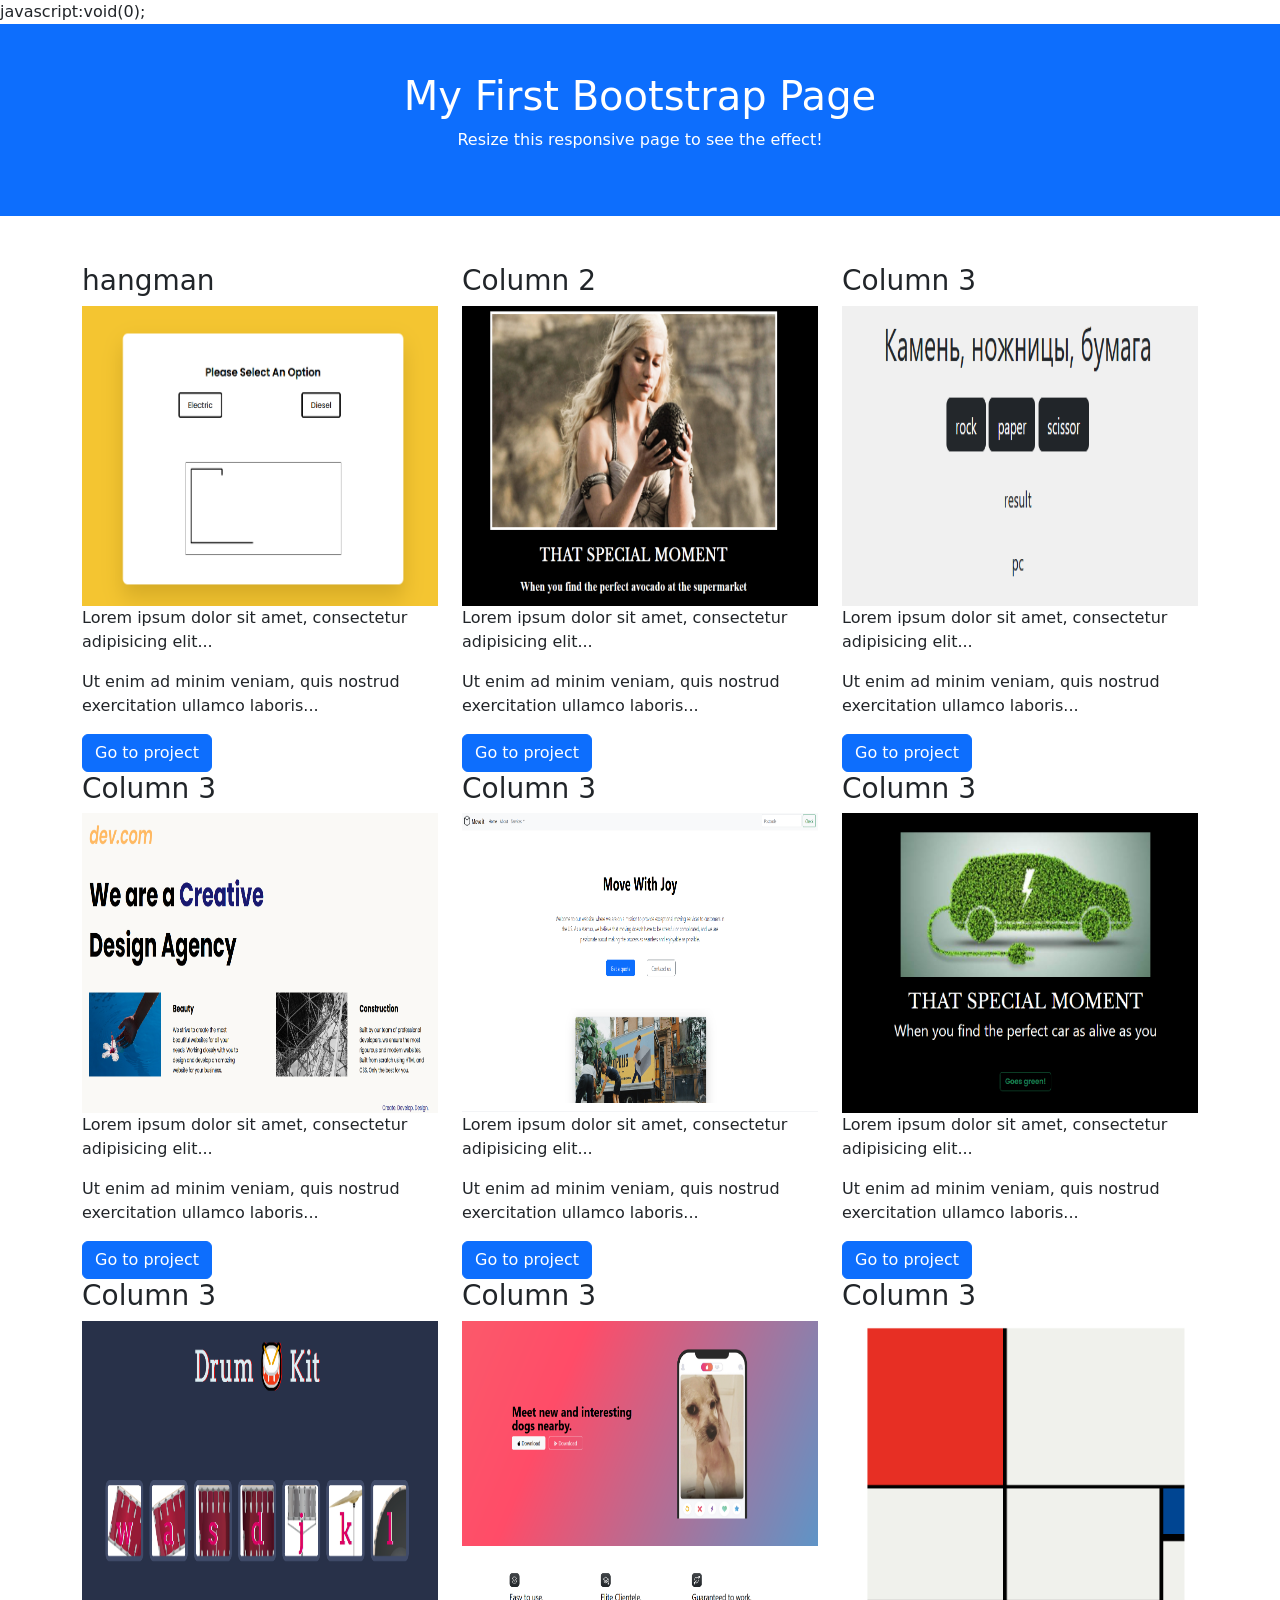
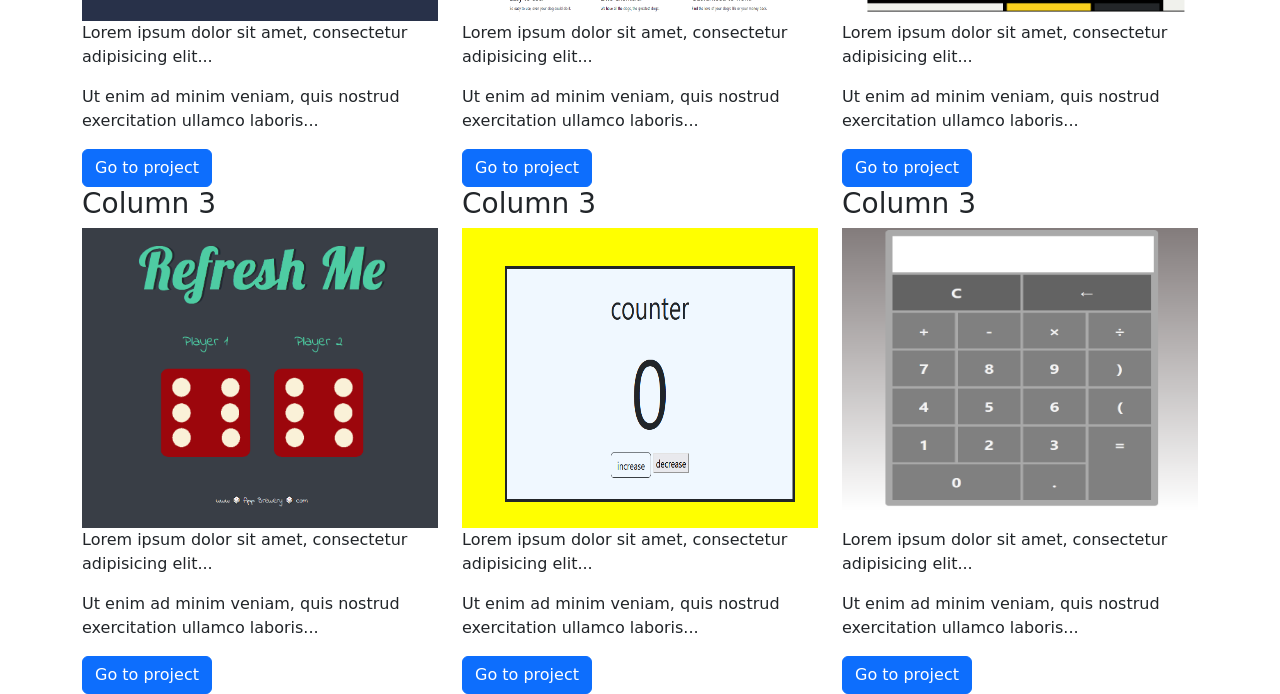
<file: 4.3 HTML Porfolio Project/index.html>
<!DOCTYPE html>
<html lang="en">javascript:void(0);
<head>
  <title>Bootstrap 5 Example</title>
  <meta charset="utf-8">
  <meta name="viewport" content="width=device-width, initial-scale=1">
  <link href="https://cdn.jsdelivr.net/npm/bootstrap@5.3.3/dist/css/bootstrap.min.css" rel="stylesheet">
  <script src="https://cdn.jsdelivr.net/npm/bootstrap@5.3.3/dist/js/bootstrap.bundle.min.js"></script>
  <style>
    img {
      width: 200px;

      height: 300px;
    }
  </style>
</head>
<body>

<div class="container-fluid p-5 bg-primary text-white text-center">
  <h1>My First Bootstrap Page</h1>
  <p>Resize this responsive page to see the effect!</p> 
</div>
  
<div class="container mt-5">
  <div class="row">
    <div class="col-sm-4">
      <h3>hangman</h3>
      <img src="./assets/images/image1.png" class="card-img-top" alt="...">
      <p>Lorem ipsum dolor sit amet, consectetur adipisicing elit...</p>
      <p>Ut enim ad minim veniam, quis nostrud exercitation ullamco laboris...</p>
      <a href="./public/hangman final/regina.html" class="btn btn-primary">Go to project</a>
      
    </div>
    <div class="col-sm-4">
      <h3>Column 2</h3>
      <img src="./assets/images/image2.png" class="card-img-top" alt="...">
      <p>Lorem ipsum dolor sit amet, consectetur adipisicing elit...</p>
      <p>Ut enim ad minim veniam, quis nostrud exercitation ullamco laboris...</p>
      <a href="./public/motivation/index.html" class="btn btn-primary">Go to project</a>
    </div>
    <div class="col-sm-4">
      <h3>Column 3</h3>   
      <img src="./assets/images/image.png" class="card-img-top" alt="...">     
      <p>Lorem ipsum dolor sit amet, consectetur adipisicing elit...</p>
      <p>Ut enim ad minim veniam, quis nostrud exercitation ullamco laboris...</p>
      <a href="./public/rps/index.html" class="btn btn-primary">Go to project</a>
    </div>
        <div class="col-sm-4">
      <h3>Column 3</h3>        
      <img src="./assets/images/agency.png" class="card-img-top" alt="...">
      <p>Lorem ipsum dolor sit amet, consectetur adipisicing elit...</p>
      <p>Ut enim ad minim veniam, quis nostrud exercitation ullamco laboris...</p>
      <a href="./public/Web Design Agency Project/solution.html" class="btn btn-primary">Go to project</a>
    </div>
    <div class="col-sm-4">
        <h3>Column 3</h3>        
        <img src="./assets/images/movewithjoy.png" class="card-img-top" alt="...">
        <p>Lorem ipsum dolor sit amet, consectetur adipisicing elit...</p>
        <p>Ut enim ad minim veniam, quis nostrud exercitation ullamco laboris...</p>
        <a href="./public/movewithjoy/index.html" class="btn btn-primary">Go to project</a>
      </div>
      <div class="col-sm-4">
        <h3>Column 3</h3>        
        <img src="./assets/images/motivation.png" class="card-img-top" alt="...">
        <p>Lorem ipsum dolor sit amet, consectetur adipisicing elit...</p>
        <p>Ut enim ad minim veniam, quis nostrud exercitation ullamco laboris...</p>
        <a href="./public/motivation/index.html" class="btn btn-primary">Go to project</a>
      </div>
      <div class="col-sm-4">
        <h3>Column 3</h3>        
        <img src="./assets/images/drum.png" class="card-img-top" alt="...">
        <p>Lorem ipsum dolor sit amet, consectetur adipisicing elit...</p>
        <p>Ut enim ad minim veniam, quis nostrud exercitation ullamco laboris...</p>
        <a href="./public/Drum Kit Starting Files — копия/index.html" class="btn btn-primary">Go to project</a>
      </div>

      <div class="col-sm-4">
        <h3>Column 3</h3>        
        <img src="./assets/images/dogs.png" class="card-img-top" alt="...">
        <p>Lorem ipsum dolor sit amet, consectetur adipisicing elit...</p>
        <p>Ut enim ad minim veniam, quis nostrud exercitation ullamco laboris...</p>
        <a href="./public/11.3 TinDog Project/index.html" class="btn btn-primary">Go to project</a>
      </div>
      <div class="col-sm-4">
        <h3>Column 3</h3>        
        <img src="./assets/images/mondrian.png" class="card-img-top" alt="...">
        <p>Lorem ipsum dolor sit amet, consectetur adipisicing elit...</p>
        <p>Ut enim ad minim veniam, quis nostrud exercitation ullamco laboris...</p>
        <a href="./public/index.html" class="btn btn-primary">Go to project</a>
      </div>
      <div class="col-sm-4">
        <h3>Column 3</h3>        
        <img src="./assets/images/dice.png" class="card-img-top" alt="...">
        <p>Lorem ipsum dolor sit amet, consectetur adipisicing elit...</p>
        <p>Ut enim ad minim veniam, quis nostrud exercitation ullamco laboris...</p>
        <a href="./public/dice — копия/dicee.html" class="btn btn-primary">Go to project</a>
      </div>

      <div class="col-sm-4">
        <h3>Column 3</h3>        
        <img src="./assets/images/counter.png" class="card-img-top" alt="...">
        <p>Lorem ipsum dolor sit amet, consectetur adipisicing elit...</p>
        <p>Ut enim ad minim veniam, quis nostrud exercitation ullamco laboris...</p>
        <a href="./public/counter/index.html" class="btn btn-primary">Go to project</a>
      </div>

      <div class="col-sm-4">
        <h3>Column 3</h3>        
        <img src="./assets/images/calculator.png" class="card-img-top" alt="...">
        <p>Lorem ipsum dolor sit amet, consectetur adipisicing elit...</p>
        <p>Ut enim ad minim veniam, quis nostrud exercitation ullamco laboris...</p>
        <a href="./public/calculator/calculator.html" class="btn btn-primary">Go to project</a>
      </div>
  </div>
</div>

</body>
</html>
</file>
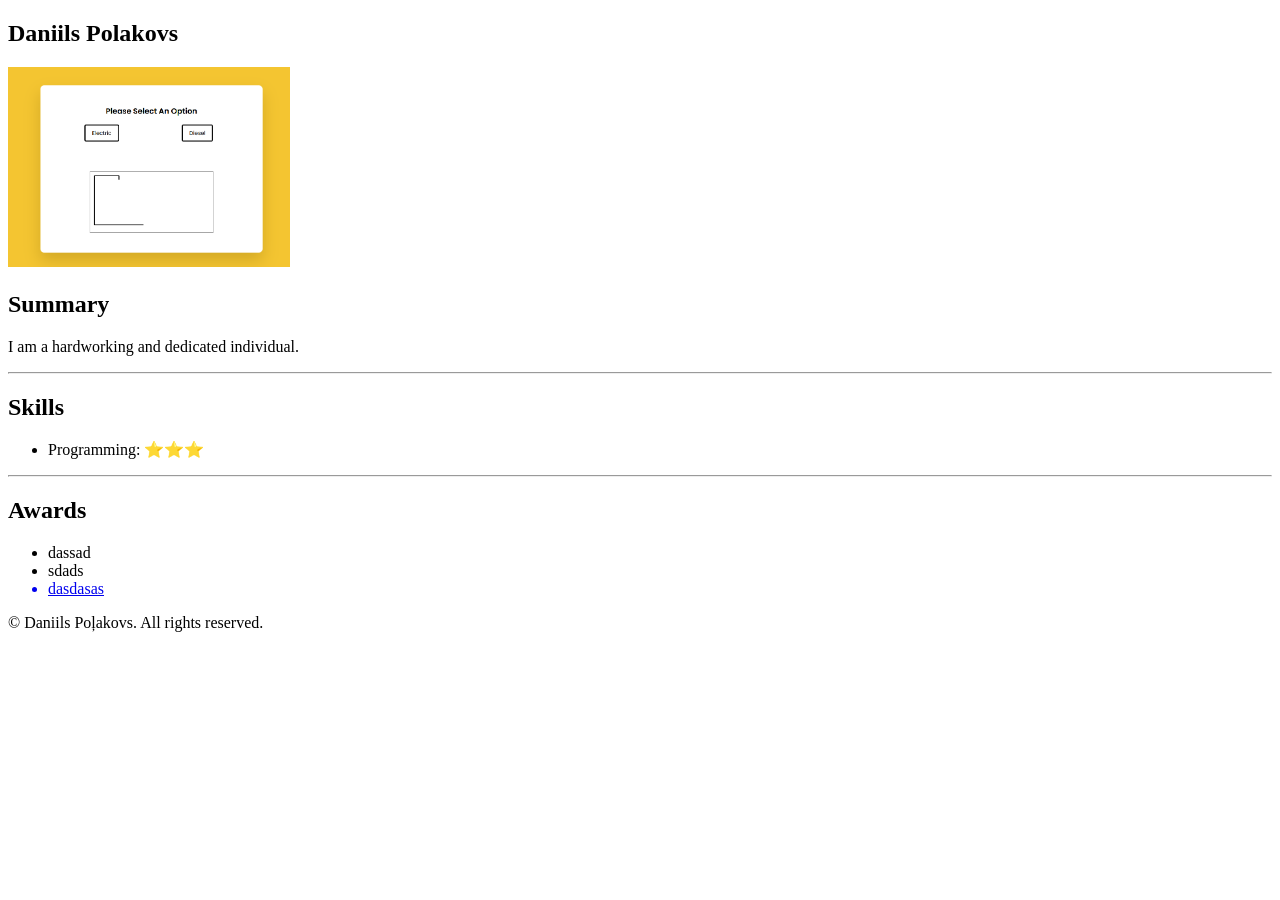
<file: 4.3 HTML Porfolio Project/my resume/index.html>
<!DOCTYPE html>
<html lang="en">
<head>
    <meta charset="UTF-8">
    <meta name="viewport" content="width=device-width, initial-scale=1.0">
    <title>My resume</title>
</head>
<body>
    <h2>Daniils Polakovs</h2>
    <img src="../assets/images/image1.png" height="200">
    <h2>Summary</h2>
    <p>I am a hardworking and dedicated individual.</p>
    <hr>
    <h2>Skills</h2>
<ul>
    <li>   
    Programming: ⭐️⭐️⭐️
    </li>
</ul>
<hr>
<h2>Awards</h2>
<ul>
    <li>dassad</li>
    <li>sdads</li>
    <a href="../assets/images/birthday-invite.png"><li>dasdasas</li></a>
</ul>
<footer>© Daniils Poļakovs. All rights reserved.</footer>
</body>
</html>
</file>
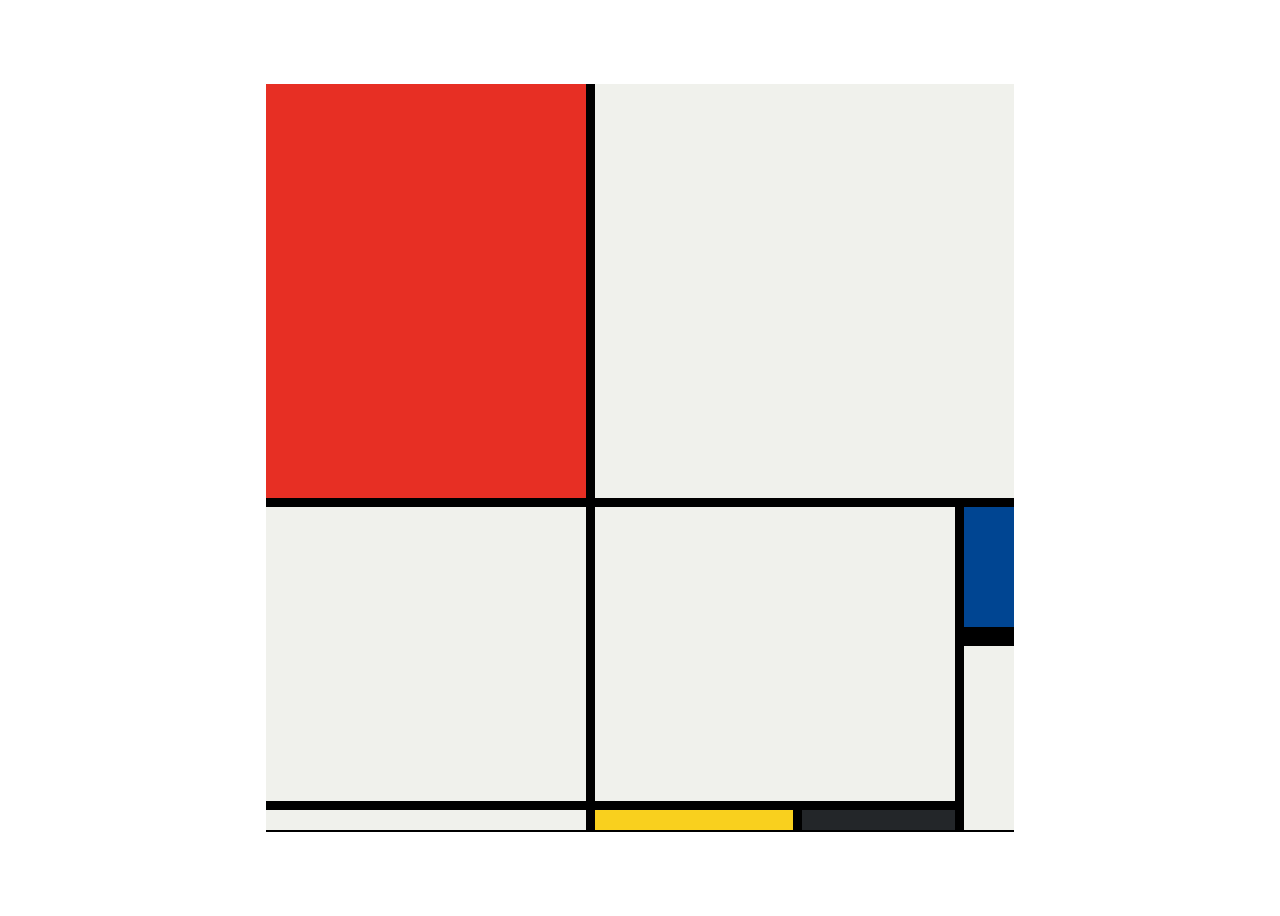
<file: 4.3 HTML Porfolio Project/public/index.html>
<!DOCTYPE html>
<html lang="en">

<head>
  <meta charset="UTF-8">
  <meta name="viewport" content="width=device-width, initial-scale=1.0">
  <title>Mondrian Project</title>
  <style>
    body{
      display: flex;
      align-items: center;
      justify-content: center;
      height: 100vh;
    }
    .container {

      width: 748px;
      height: 748px;
      display: grid;
      background-color: black;
      gap: 9px;
      grid-template-columns: 320px 198px 153px 50px;
      grid-template-rows: 414px 130px 155px 20px;
    }
    
    .red{
      background-color: #E72F24;
    }
    .blue{
      background-color: #004592;
      border-bottom: 10px solid;
    }
    .yellow {
      background-color: #F9D01E;
    }
    .black {
      background-color: #232629;
    }
    .square1 {
      background-color: #F0F1EC;
      grid-column: span 3;
    }
    .square2 {
      background-color: #F0F1EC;
      grid-row: span 2;
    }
    .square3 {
      background-color: #F0F1EC;
      grid-area: 2/2/4/4;
    }
    .square4{
      background-color: #F0F1EC;
      grid-row: span 2;
    }
    .square5 {
      background-color: #F0F1EC;
    }
    /* 
    
    Write your CSS here 
    Gap Colour: #000
    White: #F0F1EC
    Red: #E72F24
    Black: #232629
    Blue: #004592
    Yellow: #F9D01E

    For dimensions, see dimensions.png image.
    HINT: Remember you can't change the properties of grid lines.
    But grid lines are transparent!
    */
  </style>
</head>

<body>
  <!-- Write your HTML here -->
  <div class="container">
    <div class="red"></div>
    <div class="square1"></div>
    <div class="square2"></div>
    <div class="square3"></div>
    <div class="blue"></div>
    <div class="square4"></div>
    <div class="square5"></div>
    <div class="yellow"></div>
    <div class="black"></div>
    
  </div>
</body>

</html>
</file>
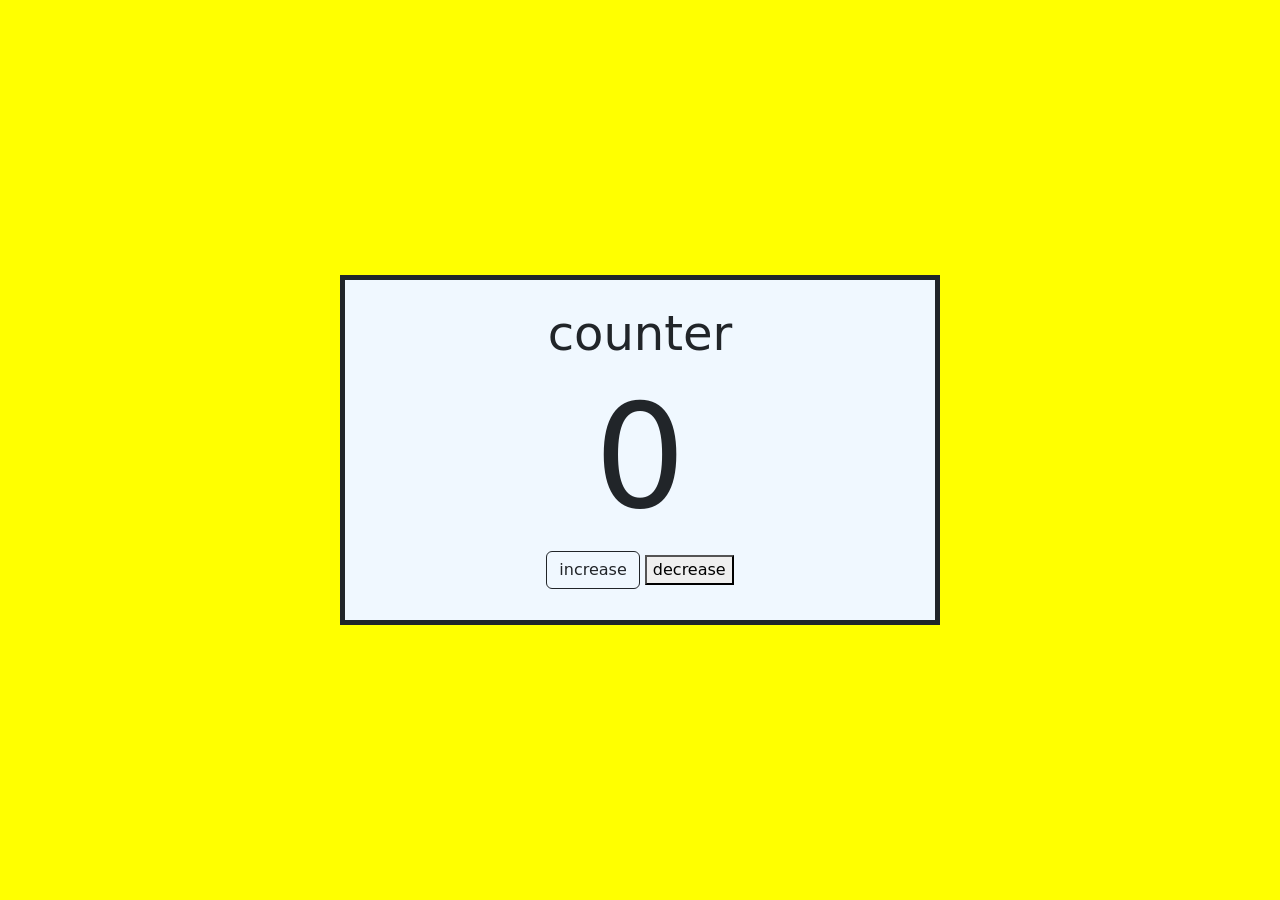
<file: 4.3 HTML Porfolio Project/public/counter/index.html>
<!DOCTYPE html>
<html lang="en">
<head>
    <link rel="stylesheet" href="https://cdn.jsdelivr.net/npm/bootstrap@5.3.2/dist/css/bootstrap.min.css" integrity="sha384-T3c6CoIi6uLrA9TneNEoa7RxnatzjcDSCmG1MXxSR1GAsXEV/Dwwykc2MPK8M2HN" crossorigin="anonymous">
    <meta charset="UTF-8">
    <meta name="viewport" content="width=device-width, initial-scale=1.0">
    <title>Document</title>
    <style>
        body {
            background-color: yellow;
        }
        .container {
            display: flex;
            justify-content: center;
            width: 95%;
            margin: auto;
            height: 100vh;
            align-items: center;
        }
        .counter {
            border: 5px solid;
            
            width: 600px;
            height: 350px;
            justify-content: center;
            align-items: center;
            flex-direction: column;
            text-align: center;
            margin: auto;
            padding: 25px;
            background-color: aliceblue;

        }
        .counter h1 {
            font-size: 3rem;
        }
        #nolj {
            font-size: 9rem;
        }
    </style>
</head>
<body>
    <div class="container">
        <div  class="counter">
            <h1>counter</h1>
            <h1 id = "nolj">0</h1>
                 

                    <button id="increase" type="button" onclick="counter(1)" class="btn btn-outline-dark">increase</button>
                    <button id = "decrease" type="button" onclick="counter(-1)"btn btn-outline-dark">decrease</button>
                
                
        </div>    
        </div>
<script>
    let count = 0;
    function counter(n){
        count += n;
        document.getElementById("nolj").innerHTML = count;
    }

    
</script>
</body>

</html>
</file>
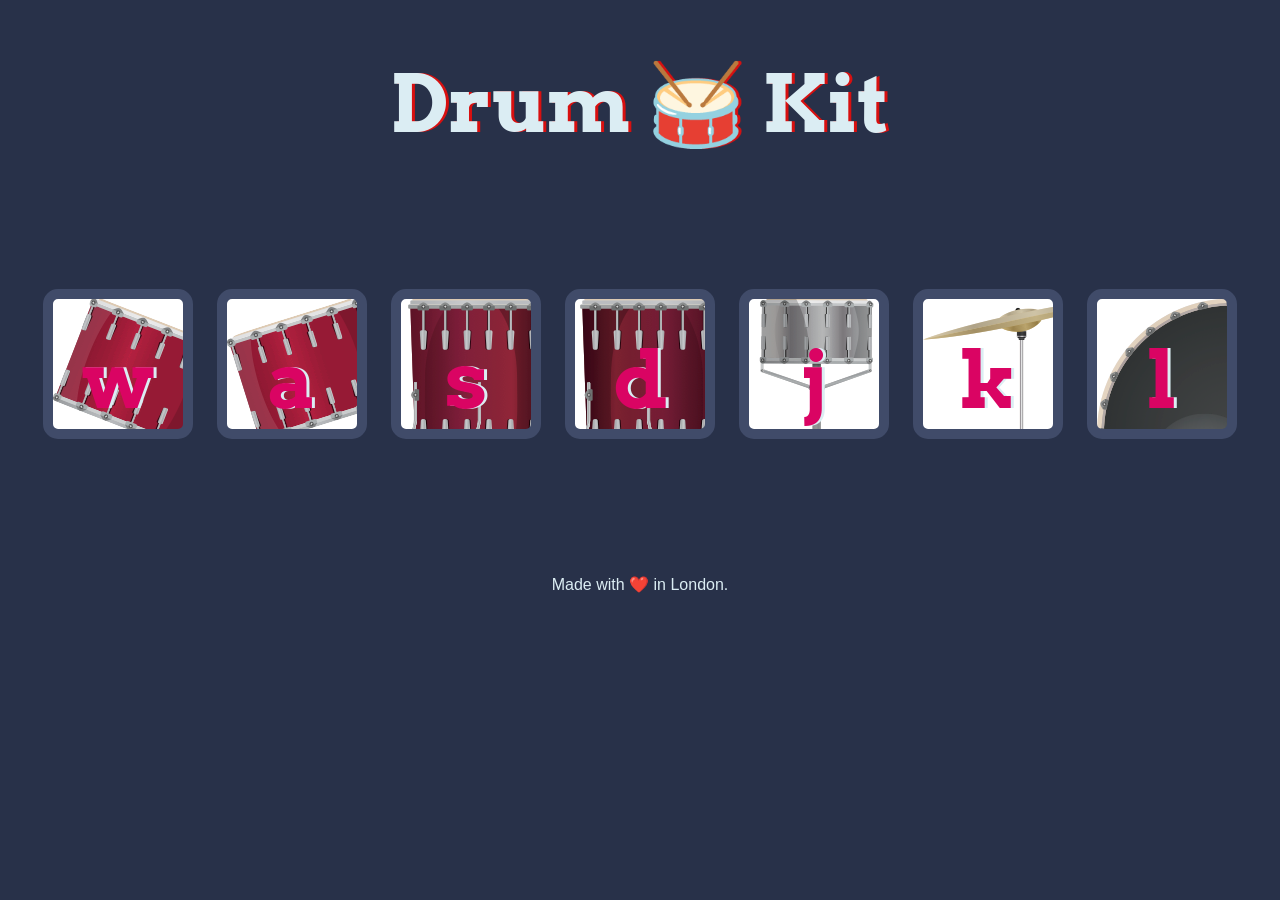
<file: 4.3 HTML Porfolio Project/public/Drum Kit Starting Files — копия/index.html>
<!DOCTYPE html>
<html lang="en" dir="ltr">

<head>
  <meta charset="utf-8">
  <title>Drum Kit</title>
  <link rel="stylesheet" href="styles.css">
  <link href="https://fonts.googleapis.com/css?family=Arvo" rel="stylesheet">
</head>

<body>

  <h1 id="title">Drum 🥁 Kit</h1>
  <div class="set">
    <button class="w drum">w</button>
    <button class="a drum">a</button>
    <button class="s drum">s</button>
    <button class="d drum">d</button>
    <button class="j drum">j</button>
    <button class="k drum">k</button>
    <button class="l drum">l</button>
  </div>

  <script src="index.js" charset="utf-8"></script>
  <footer>
    Made with ❤️ in London.
  </footer>
</body>

</html>
</file>
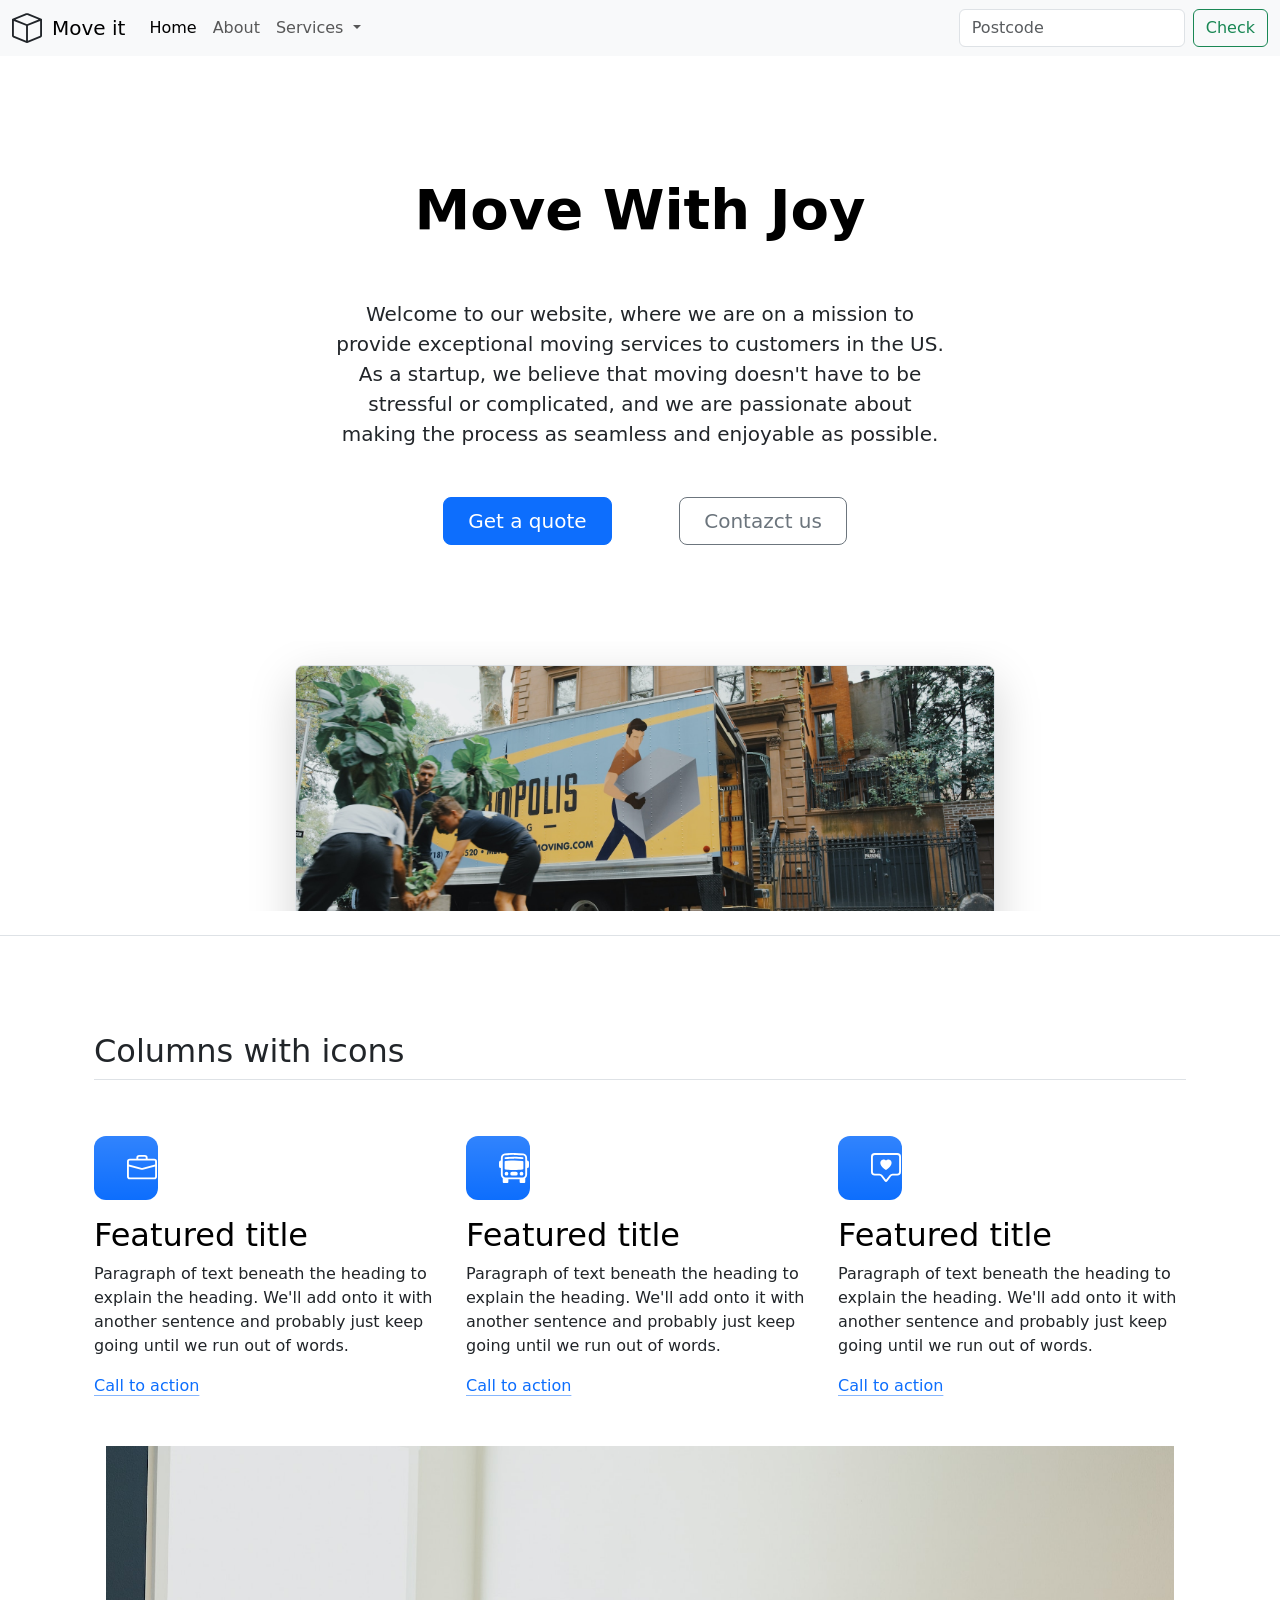
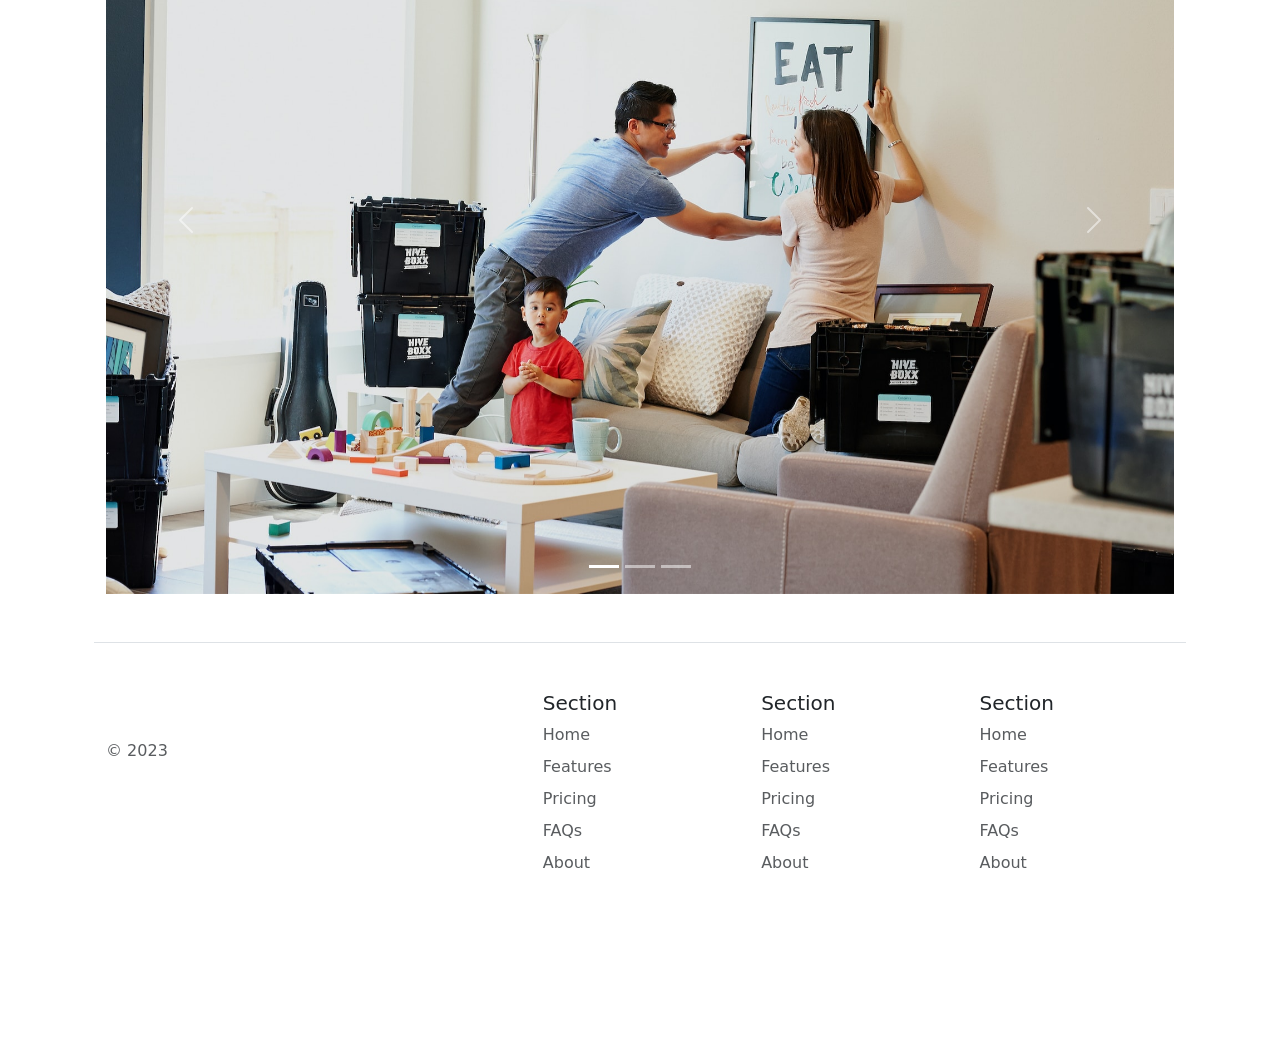
<file: 4.3 HTML Porfolio Project/public/movewithjoy/index.html>
<!doctype html>
<html lang="en">
  <head>
    <meta charset="utf-8">
    <meta name="viewport" content="width=device-width, initial-scale=1">
    <title>Bootstrap demo</title>
    <link href="https://cdn.jsdelivr.net/npm/bootstrap@5.3.3/dist/css/bootstrap.min.css" rel="stylesheet" integrity="sha384-QWTKZyjpPEjISv5WaRU9OFeRpok6YctnYmDr5pNlyT2bRjXh0JMhjY6hW+ALEwIH" crossorigin="anonymous">
    <style>
      .navbar-brand {
        margin-left: 10px;
      }
      h1 {
        text-align: center;
      }
      .feature-icon {
    width: 4rem;
    height: 4rem;
    border-radius: 0.75rem;
}
    </style>
  </head>
  <body>

    <script src="https://cdn.jsdelivr.net/npm/bootstrap@5.3.3/dist/js/bootstrap.bundle.min.js" integrity="sha384-YvpcrYf0tY3lHB60NNkmXc5s9fDVZLESaAA55NDzOxhy9GkcIdslK1eN7N6jIeHz" crossorigin="anonymous"></script>
    <nav class="navbar navbar-expand-lg bg-body-tertiary">
        <div class="container-fluid">
            <svg xmlns="http://www.w3.org/2000/svg" width="30" height="30" fill="currentColor" class="bi bi-box" viewBox="0 0 16 16">
                <path d="M8.186 1.113a.5.5 0 0 0-.372 0L1.846 3.5 8 5.961 14.154 3.5zM15 4.239l-6.5 2.6v7.922l6.5-2.6V4.24zM7.5 14.762V6.838L1 4.239v7.923zM7.443.184a1.5 1.5 0 0 1 1.114 0l7.129 2.852A.5.5 0 0 1 16 3.5v8.662a1 1 0 0 1-.629.928l-7.185 2.874a.5.5 0 0 1-.372 0L.63 13.09a1 1 0 0 1-.63-.928V3.5a.5.5 0 0 1 .314-.464z"/>
              </svg><a class="navbar-brand" href="#"> Move it</a>
          <button class="navbar-toggler" type="button" data-bs-toggle="collapse" data-bs-target="#navbarSupportedContent" aria-controls="navbarSupportedContent" aria-expanded="false" aria-label="Toggle navigation">
            <span class="navbar-toggler-icon"></span>
          </button>
          <div class="collapse navbar-collapse" id="navbarSupportedContent">
            <ul class="navbar-nav me-auto mb-2 mb-lg-0">
              <li class="nav-item">
                <a class="nav-link active" aria-current="page" href="#">Home</a>
              </li>
              <li class="nav-item">
                <a class="nav-link" href="#">About</a>
              </li>
              <li class="nav-item dropdown">
                <a class="nav-link dropdown-toggle" href="#" role="button" data-bs-toggle="dropdown" aria-expanded="false">
                  Services
                </a>
                <ul class="dropdown-menu">
                  <li><a class="dropdown-item" href="#">Action</a></li>
                  <li><a class="dropdown-item" href="#">Another action</a></li>
                  <li><hr class="dropdown-divider"></li>
                  <li><a class="dropdown-item" href="#">Something else here</a></li>
                </ul>
              </li>
            </ul>
            <form class="d-flex" role="search">
              <input class="form-control me-2" type="search" placeholder="Postcode" aria-label="Search">
              <button class="btn btn-outline-success" type="submit">Check
              </button>
            </form>
            
          </div>
        </div>
      </nav>
      <div class="px-4 pt-5 my-5 text-center border-bottom">
            <h1 class="display-4 fw-bold text-body-emphasis">Move With Joy</h1>
            <div class="col-lg-6 mx-auto">
            <p class="lead mb-4">Welcome to our website, where we are on a mission to provide exceptional moving services to customers in the US. As a startup, we believe that moving doesn't have to be stressful or complicated, and we are passionate about making the process as seamless and enjoyable as possible.</p>
              <div class="d-grid gap-2 d-sm-flex justify-content-sm-center mb-5">
                <button type="button" class="btn btn-primary btn-lg px-4 me-sm-3">Get a quote</button>
                <button type="button" class="btn btn-outline-secondary btn-lg px-4">Contazct us</button>
              </div>
            </div>
            <div class="overflow-hidden" style="max-height: 30vh;">
              <div class="container px-5">
                <img src="moving-van.jpg" class="img-fluid border rounded-3 shadow-lg mb-4" alt="Example image" width="700" height="500" loading="lazy">
              </div>
            </div>
          </div> 

        
        <div class = "container px-4 py-5" id="featured-3">
    <h2 class="pb-2 border-bottom">Columns with icons</h2>
    <div class="row g-4 py-5 row-cols-1 row-cols-lg-3">
      <div class="feature col">
        <div class="feature-icon d-inline-flex align-items-center justify-content-center text-bg-primary bg-gradient fs-2 mb-3">
          <svg class="bi" width="1em" height="1em"><use xlink:href="#collection"></use></svg>
          <img src="./briefcase.svg" alt="">
        </div>
        <h3 class="fs-2 text-body-emphasis">Featured title</h3>
        <p>Paragraph of text beneath the heading to explain the heading. We'll add onto it with another sentence and probably just keep going until we run out of words.</p>
        <a href="#" class="icon-link">
          Call to action
          <svg class="bi"><use xlink:href="#chevron-right"></use></svg>
        </a>
      </div>
      <div class="feature col">
        <div class="feature-icon d-inline-flex align-items-center justify-content-center text-bg-primary bg-gradient fs-2 mb-3">
          <svg class="bi" width="1em" height="1em"><use xlink:href="#people-circle"></use></svg>
          <img src="./bus-front.svg" alt="">
        </div>
        <h3 class="fs-2 text-body-emphasis">Featured title</h3>
        <p>Paragraph of text beneath the heading to explain the heading. We'll add onto it with another sentence and probably just keep going until we run out of words.</p>
        <a href="#" class="icon-link">
          Call to action
          <svg class="bi"><use xlink:href="#chevron-right"></use></svg>
        </a>
      </div>
      <div class="feature col">
        <div class="feature-icon d-inline-flex align-items-center justify-content-center text-bg-primary bg-gradient fs-2 mb-3">
          <svg class="bi" width="1em" height="1em"><use xlink:href="#toggles2"></use></svg>
          <img src="./chat-square-heart.svg" alt="">
        </div>
        <h3 class="fs-2 text-body-emphasis">Featured title</h3>
        <p>Paragraph of text beneath the heading to explain the heading. We'll add onto it with another sentence and probably just keep going until we run out of words.</p>
        <a href="#" class="icon-link">
          Call to action
          <svg class="bi"><use xlink:href="#chevron-right"></use></svg>
        </a>
      </div>
    </div>
    <div class="container">
      <div id="carouselExampleIndicators" class="carousel slide">
        <div class="carousel-indicators">
          <button type="button" data-bs-target="#carouselExampleIndicators" data-bs-slide-to="0" class="active" aria-current="true" aria-label="Slide 1"></button>
          <button type="button" data-bs-target="#carouselExampleIndicators" data-bs-slide-to="1" aria-label="Slide 2"></button>
          <button type="button" data-bs-target="#carouselExampleIndicators" data-bs-slide-to="2" aria-label="Slide 3"></button>
        </div>
        <div class="carousel-inner">
          <div class="carousel-item active">
            <img src="./family.jpg" class="d-block w-100" alt="...">
          </div>
          <div class="carousel-item">
            <img src="./dog.jpg" class="d-block w-100" alt="...">
          </div>
          <div class="carousel-item">
            <img src="./couple.jpg" class="d-block w-100" alt="...">
          </div>
        </div>
        <button class="carousel-control-prev" type="button" data-bs-target="#carouselExampleIndicators" data-bs-slide="prev">
          <span class="carousel-control-prev-icon" aria-hidden="true"></span>
          <span class="visually-hidden">Previous</span>
        </button>
        <button class="carousel-control-next" type="button" data-bs-target="#carouselExampleIndicators" data-bs-slide="next">
          <span class="carousel-control-next-icon" aria-hidden="true"></span>
          <span class="visually-hidden">Next</span>
        </button>
      </div>
    </div>
    <div class="container">
      <footer class="row row-cols-1 row-cols-sm-2 row-cols-md-5 py-5 my-5 border-top">
        <div class="col mb-3">
          <a href="/" class="d-flex align-items-center mb-3 link-body-emphasis text-decoration-none">
            <svg class="bi me-2" width="40" height="32">
              <use xlink:href="#bootstrap"></use>
            </svg>
          </a>
          <p class="text-body-secondary">© 2023</p>
        </div>
  
        <div class="col mb-3">
  
        </div>
  
        <div class="col mb-3">
          <h5>Section</h5>
          <ul class="nav flex-column">
            <li class="nav-item mb-2"><a href="#" class="nav-link p-0 text-body-secondary">Home</a></li>
            <li class="nav-item mb-2"><a href="#" class="nav-link p-0 text-body-secondary">Features</a></li>
            <li class="nav-item mb-2"><a href="#" class="nav-link p-0 text-body-secondary">Pricing</a></li>
            <li class="nav-item mb-2"><a href="#" class="nav-link p-0 text-body-secondary">FAQs</a></li>
            <li class="nav-item mb-2"><a href="#" class="nav-link p-0 text-body-secondary">About</a></li>
          </ul>
        </div>
  
        <div class="col mb-3">
          <h5>Section</h5>
          <ul class="nav flex-column">
            <li class="nav-item mb-2"><a href="#" class="nav-link p-0 text-body-secondary">Home</a></li>
            <li class="nav-item mb-2"><a href="#" class="nav-link p-0 text-body-secondary">Features</a></li>
            <li class="nav-item mb-2"><a href="#" class="nav-link p-0 text-body-secondary">Pricing</a></li>
            <li class="nav-item mb-2"><a href="#" class="nav-link p-0 text-body-secondary">FAQs</a></li>
            <li class="nav-item mb-2"><a href="#" class="nav-link p-0 text-body-secondary">About</a></li>
          </ul>
        </div>
  
        <div class="col mb-3">
          <h5>Section</h5>
          <ul class="nav flex-column">
            <li class="nav-item mb-2"><a href="#" class="nav-link p-0 text-body-secondary">Home</a></li>
            <li class="nav-item mb-2"><a href="#" class="nav-link p-0 text-body-secondary">Features</a></li>
            <li class="nav-item mb-2"><a href="#" class="nav-link p-0 text-body-secondary">Pricing</a></li>
            <li class="nav-item mb-2"><a href="#" class="nav-link p-0 text-body-secondary">FAQs</a></li>
            <li class="nav-item mb-2"><a href="#" class="nav-link p-0 text-body-secondary">About</a></li>
          </ul>
        </div>
      </footer>
    </div>
  </body>
</html>
</file>
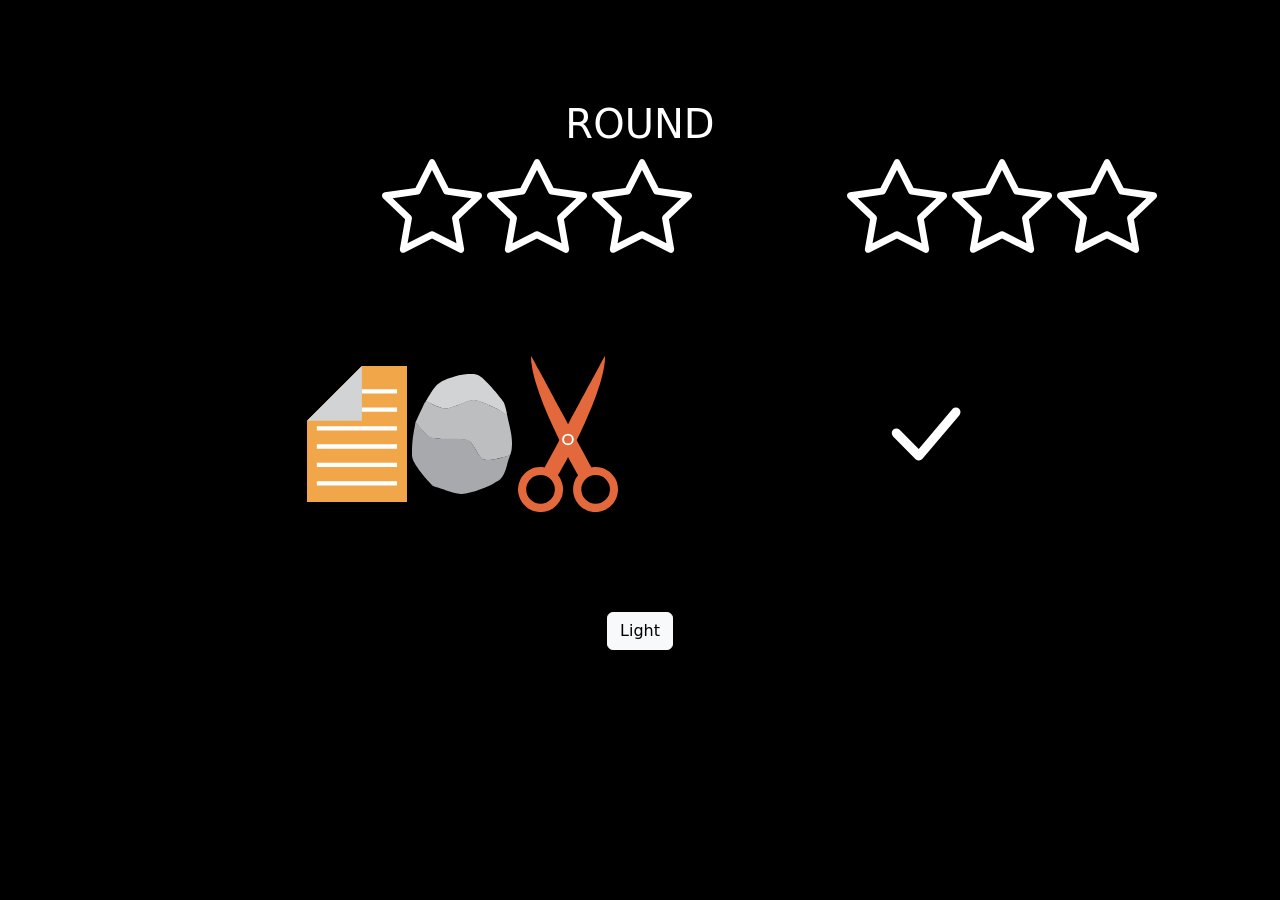
<file: 4.3 HTML Porfolio Project/public/rps/index.html>
<!DOCTYPE html>
<html lang="en">
<head>
    <meta charset="UTF-8">
    <meta name="viewport" content="width=device-width, initial-scale=1.0">
    <title>Document</title>
    <link href="https://cdn.jsdelivr.net/npm/bootstrap@5.3.3/dist/css/bootstrap.min.css" rel="stylesheet" integrity="sha384-QWTKZyjpPEjISv5WaRU9OFeRpok6YctnYmDr5pNlyT2bRjXh0JMhjY6hW+ALEwIH" crossorigin="anonymous">
    <link rel="stylesheet" href="style.css">
 
</head>
<body>
   

    <div class="container" id="container">
        <h1 id="round">ROUND <span id="round1"></span></h1>

            <div class="stars">

                <img id="star1" src="./assets/star.svg" alt="">
                <img id="star2" src="./assets/star.svg" alt="">
                <img id="star3" src="./assets/star.svg" alt="">


            </div>

            <div class="stars2">

                <img id="star4" src="./assets/star.svg" alt="">
                <img id="star5" src="./assets/star.svg" alt="">
                <img id="star6" src="./assets/star.svg" alt="">


            </div>

            <div class="images">

            
            <img id="paper" src="./assets/paper.svg" alt="" onclick="result('paper')">
            <img id="rock" src="./assets/rock.svg" alt="" onclick="result('rock')">
            <img id="left" src="./assets/scissors.svg" alt="" onclick="result('scissors')">
 



            <img id="right" src="./assets/check-lg.svg" alt="">



            
        </div>


        <button type="button" id="play" class="btn btn-light">Light</button>

        
    </div>
    <div id="lost">
        <h1 id="resultend"></h1>
        <h2 id="score"></h2>
        <button type="button" id="play" onclick="playagain()" class="btn btn-light">Light</button>
    </div>
    

    <script src="script.js">
        
    </script>
</body>
</html>
</file>
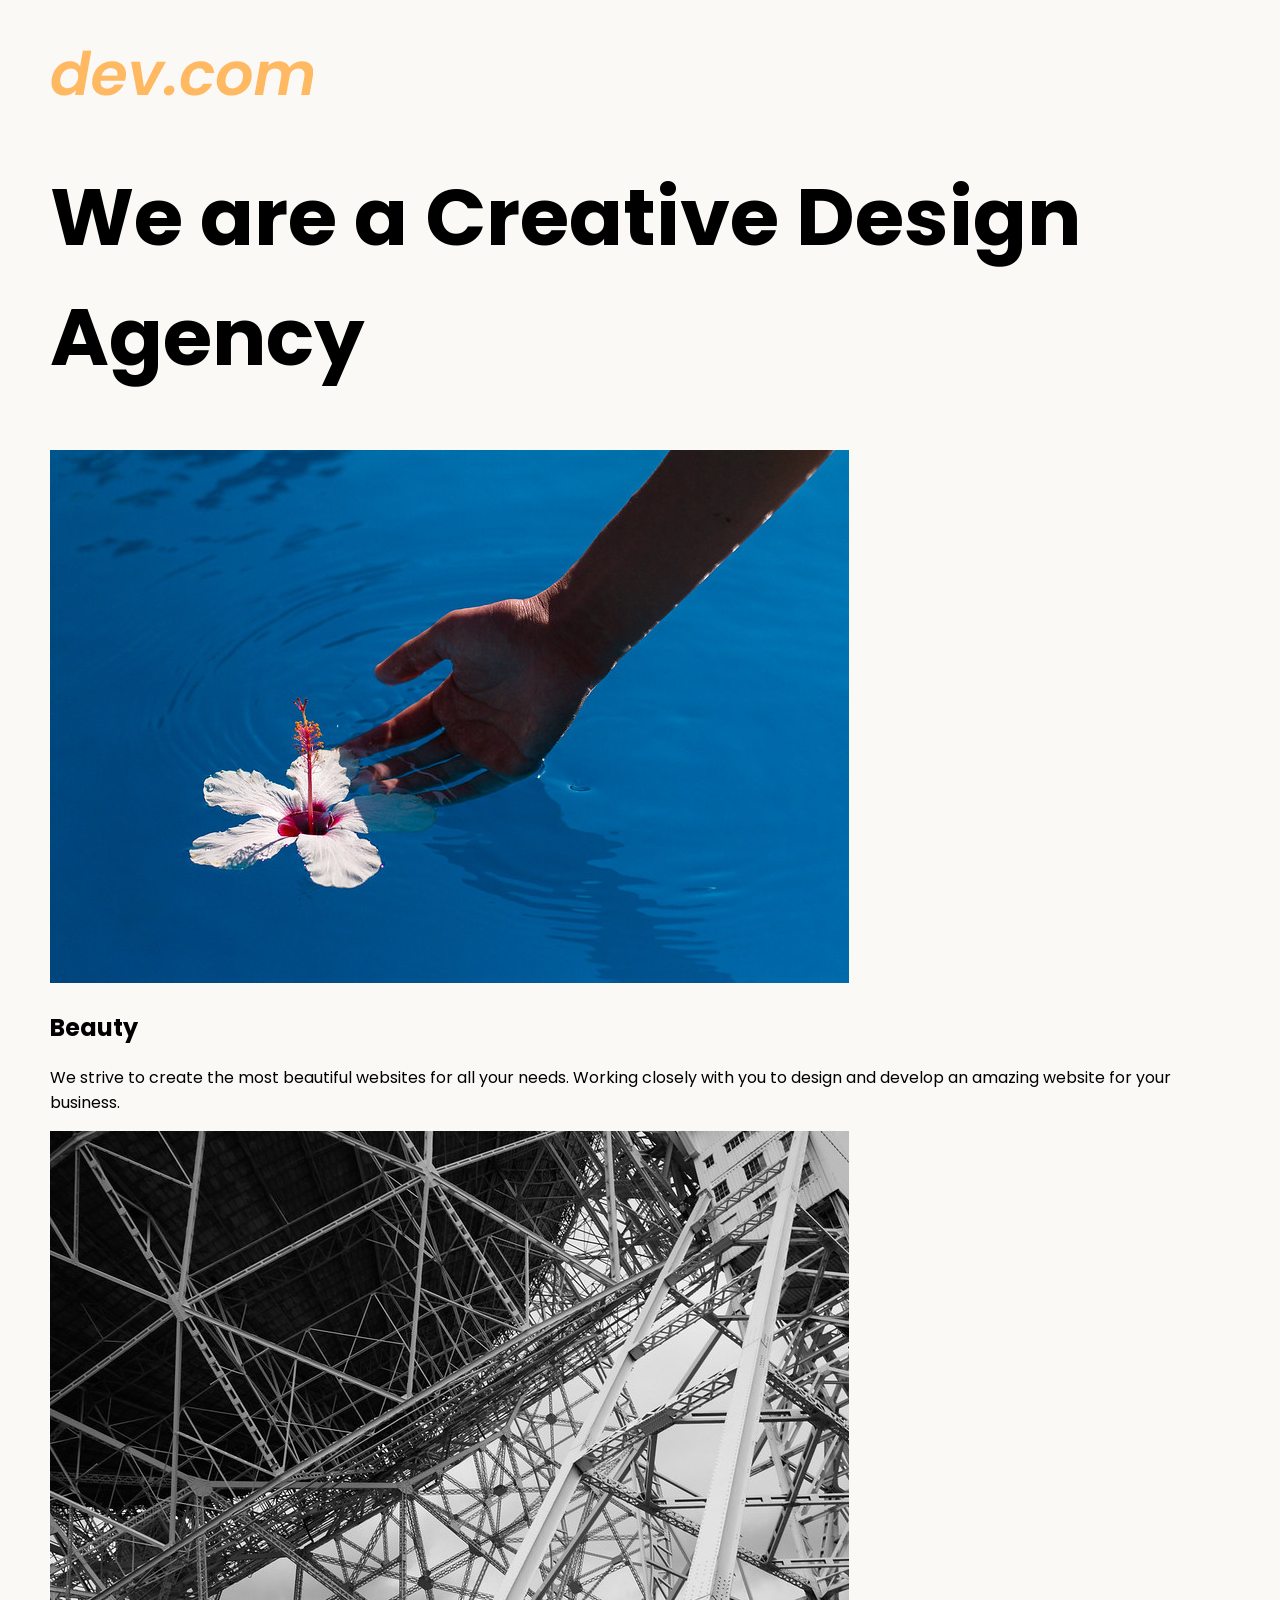
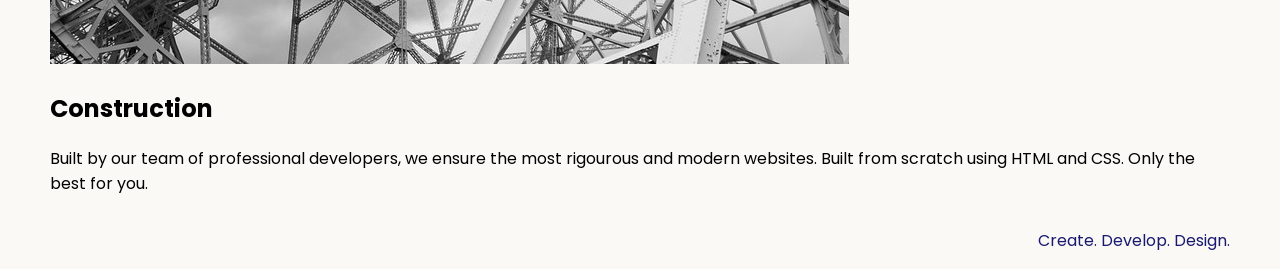
<file: 4.3 HTML Porfolio Project/public/Web Design Agency Project/index.html>
<!DOCTYPE html>
<html lang="en">

<head>
  <meta charset="UTF-8">
  <meta name="viewport" content="width=device-width, initial-scale=1.0">
  <title>Agency</title>
  <link rel="stylesheet" href="./style.css">
  <link rel="preconnect" href="https://fonts.googleapis.com">
  <link rel="preconnect" href="https://fonts.gstatic.com" crossorigin>
  <link href="https://fonts.googleapis.com/css2?family=Poppins:wght@400;700&display=swap" rel="stylesheet">
</head>

<body>
  <div class="main">
    <img class="logo" src="./assets/images/logo.png" alt="logo">
    <h1>We are a Creative Design Agency</h1>
    <div class="left card"><img class="tile-image" src="./assets/images/beautiful.jpg" alt="hand and flower in water">
      <h2 class="card-title">Beauty</h2>
      <p class="card-text">We strive to create the most beautiful websites for all your needs. Working closely with you
        to
        design and
        develop an amazing website for your business.</p>
    </div>

    <div class="right card"><img class="tile-image" src="./assets/images/construction.jpg" alt="metal structure">
      <h2 class="card-title">Construction</h2>
      <p>Built by our team of professional developers, we ensure the most rigourous and modern websites. Built from
        scratch using HTML and CSS. Only the best for you.</p>
    </div>

  </div>
  <footer>
    <p>Create. Develop. Design.</p>
  </footer>
</body>

</html>
</file>
<file: 4.3 HTML Porfolio Project/public/Drum Kit Starting Files — копия/styles.css>
body {
  text-align: center;
  background-color: #283149;
}

h1 {
  font-size: 5rem;
  color: #DBEDF3;
  font-family: "Arvo", cursive;
  text-shadow: 3px 0 #d81010;

}

footer {
  color: #DBEDF3;
  font-family: sans-serif;
}

.w {
  background-image: url(./images/tom1.png);
}

.a {
  background-image: url(./images/tom2.png);
}

.s {
  background-image: url(./images/tom3.png);
}

.d {
  background-image: url(./images/tom4.png);
}

.j {
  background-image: url(./images/snare.png);
}

.k {
  background-image: url(./images/crash.png);
}

.l {
  background-image: url(./images/kick.png);
}

.set {
  margin: 10% auto;
}

.game-over {
  background-color: red;
  opacity: 0.8;
}

.pressed {
  box-shadow: 0 3px 4px 0 #DBEDF3;
  opacity: 0.5;
}

.red {
  color: red;
}

.drum {
  outline: none;
  border: 10px solid #404B69;
  font-size: 5rem;
  font-family: 'Arvo', cursive;
  line-height: 2;
  font-weight: 900;
  color: #DA0463;
  text-shadow: 3px 0 #DBEDF3;
  border-radius: 15px;
  display: inline-block;
  width: 150px;
  height: 150px;
  text-align: center;
  margin: 10px;
  background-color: white;
}
</file>
<file: 4.3 HTML Porfolio Project/public/rps/style.css>
body {
    background-color: black;
}

#round {
    margin-top: 100px;
    text-align: center;
    color: white;
}
#play {
    margin: 0 auto;
    display: block;
}
img{
    width: 100px;
}
#left{
    margin-top: 100px;
    margin-right: 250px;
    margin-bottom: 100px;
}
.images {
    text-align: center;
}
.stars {
    text-align: center;
    display: inline;

    margin-left: 300px;
    margin-right: 100px;

}
.stars2{
    margin-left: 50px;
    text-align: center;
    display: inline;

}

#lost {
    color: white;
    text-align: center;
    display: none;
}
</file>
<file: 4.3 HTML Porfolio Project/public/Web Design Agency Project/style.css>
body {
  font-family: "Poppins", sans-serif;
  margin: 50px 50px 0 50px;
  background-color: #faf9f6;
  display: flex;
  flex-direction: column;
  min-height: 95vh;
}
.main {
  flex: 1;
}

h1 {
  font-size: 5rem;
}

footer {
  text-align: right;
  color: midnightblue;
}

@media (max-width: 600px) {

  /* CSS for screens below or equal to 600px wide */
  .logo {
    height: 35px;
  }
}
</file>
